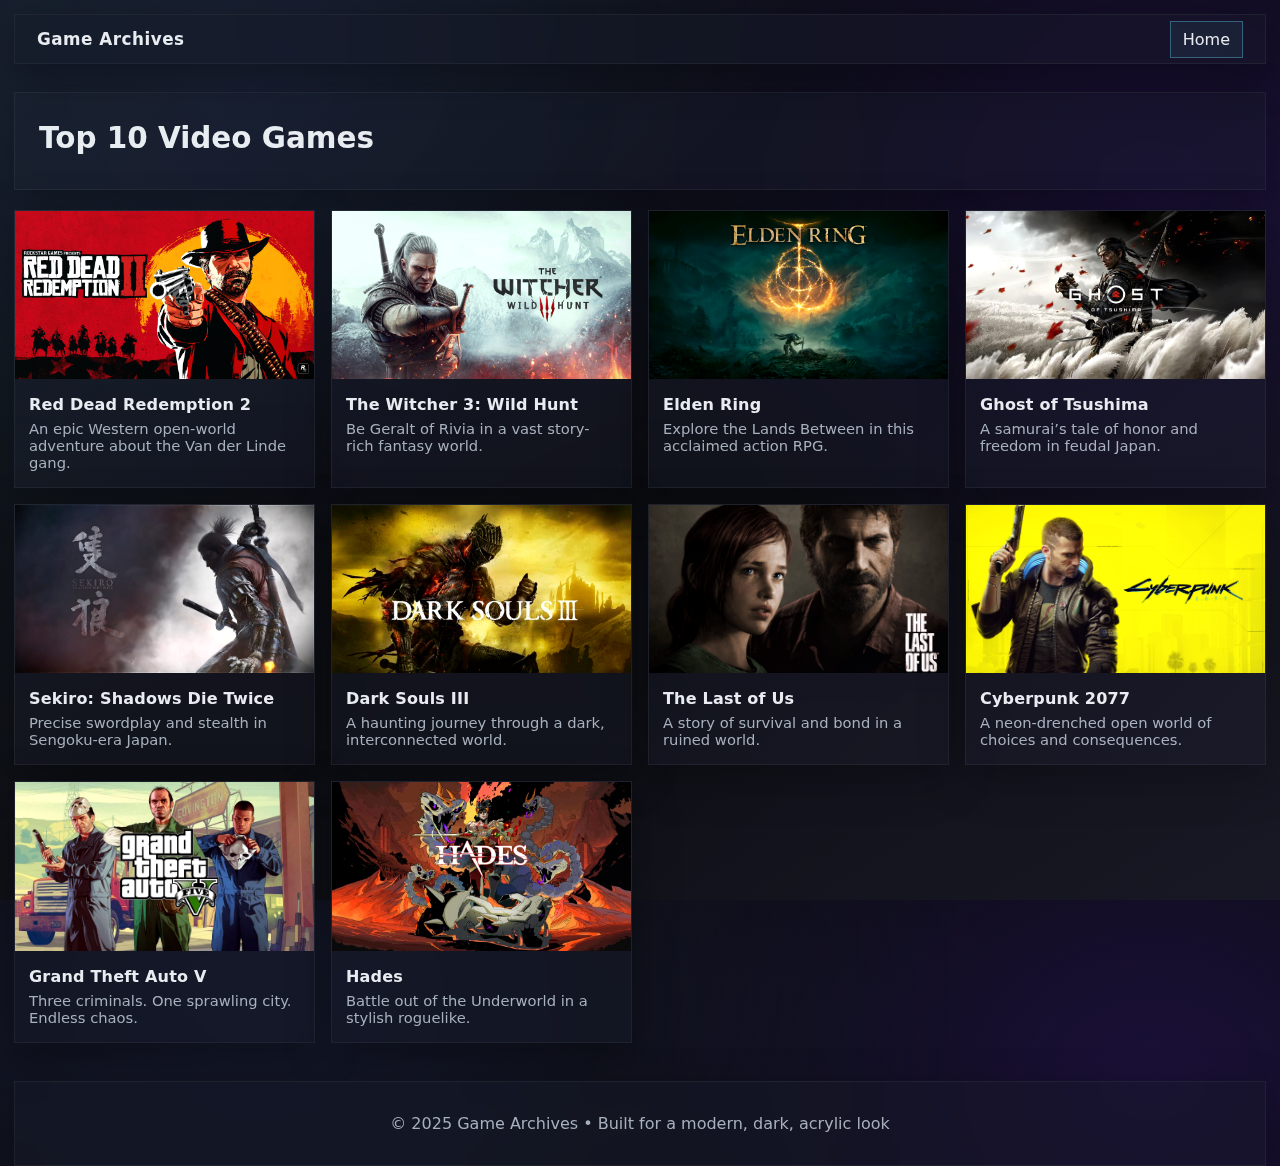
<file: index.html>
<!DOCTYPE html>
<html lang="en">
<head>
  <!-- SEO -->
  <meta charset="utf-8">
  <meta name="viewport" content="width=device-width, initial-scale=1">
  <title>Game Archives — Top 10 Video Games</title>
  <meta name="description" content="Game Archives: Explore the top 10 video games with posters, descriptions, and detailed specs.">
  <link rel="canonical" href="./index.html">
  <meta name="robots" content="index, follow">

  <!-- Open Graph -->
  <meta property="og:title" content="Game Archives — Top 10 Video Games">
  <meta property="og:description" content="Browse top 10 video games with posters and details.">
  <meta property="og:type" content="website">
  <meta property="og:url" content="./index.html">
  <meta property="og:image" content="./images/og-cover.jpg">

  <!-- Twitter -->
  <meta name="twitter:card" content="summary_large_image">
  <meta name="twitter:title" content="Game Archives — Top Rated Video Games">
  <meta name="twitter:description" content="Browse top 10 video games with posters and details.">
  <meta name="twitter:image" content="./images/og-cover.jpg">

  <link rel="stylesheet" href="./css/index.css">
  <link rel="icon" href="./images/favicon.png">
</head>
<body>
  <!-- Navigation -->
  <header class="nav glass">
    <a class="brand" href="./index.html" aria-label="Game Archives Home">Game Archives</a>
    <nav class="nav-links">
      <a href="./index.html" class="active">Home</a>
      <!-- Add future links if needed -->
    </nav>
  </header>

  <!-- Hero -->
  <section class="hero">
    <div class="hero-inner glass">
      <h1>Top 10 Video Games</h1>
      <!-- <p>Click any card to view its full details. Posters are placeholders — swap with your own images.</p> -->
    </div>
  </section>

  <!-- Cards Grid -->
  <main class="container">
    <section class="grid">
      <!-- Card 1 -->
      <a class="card glass lift" href="./games/game1.html" aria-label="Open Red Dead Redemption 2 details">
        <div class="card-media">
          <!-- Replace with your poster -->
          <img src="./images/rdr2.jpg" alt="Red Dead Redemption 2 poster">
        </div>
        <div class="card-body">
          <h3 class="card-title">Red Dead Redemption 2</h3>
          <p class="card-desc">An epic Western open-world adventure about the Van der Linde gang.</p>
        </div>
      </a>

      <!-- Card 2 -->
      <a class="card glass lift" href="./games/game2.html">
        <div class="card-media">
          <img src="./images/witcher3.jpg" alt="The Witcher 3 poster">
        </div>
        <div class="card-body">
          <h3 class="card-title">The Witcher 3: Wild Hunt</h3>
          <p class="card-desc">Be Geralt of Rivia in a vast story-rich fantasy world.</p>
        </div>
      </a>

      <!-- Card 3 -->
      <a class="card glass lift" href="./games/game3.html">
        <div class="card-media">
          <img src="./images/eldenring.jpg" alt="Elden Ring poster">
        </div>
        <div class="card-body">
          <h3 class="card-title">Elden Ring</h3>
          <p class="card-desc">Explore the Lands Between in this acclaimed action RPG.</p>
        </div>
      </a>

      <!-- Card 4 -->
      <a class="card glass lift" href="./games/game4.html">
        <div class="card-media">
          <img src="./images/ghost.jpg" alt="Ghost of Tsushima poster">
        </div>
        <div class="card-body">
          <h3 class="card-title">Ghost of Tsushima</h3>
          <p class="card-desc">A samurai’s tale of honor and freedom in feudal Japan.</p>
        </div>
      </a>

      <!-- Card 5 -->
      <a class="card glass lift" href="./games/game5.html">
        <div class="card-media">
          <img src="./images/sekiro.jpg" alt="Sekiro: Shadows Die Twice poster">
        </div>
        <div class="card-body">
          <h3 class="card-title">Sekiro: Shadows Die Twice</h3>
          <p class="card-desc">Precise swordplay and stealth in Sengoku-era Japan.</p>
        </div>
      </a>

      <!-- Card 6 -->
      <a class="card glass lift" href="./games/game6.html">
        <div class="card-media">
          <img src="./images/darksouls3.jpg" alt="Dark Souls III poster">
        </div>
        <div class="card-body">
          <h3 class="card-title">Dark Souls III</h3>
          <p class="card-desc">A haunting journey through a dark, interconnected world.</p>
        </div>
      </a>

      <!-- Card 7 -->
      <a class="card glass lift" href="./games/game7.html">
        <div class="card-media">
          <img src="./images/tlou.jpg" alt="The Last of Us poster">
        </div>
        <div class="card-body">
          <h3 class="card-title">The Last of Us</h3>
          <p class="card-desc">A story of survival and bond in a ruined world.</p>
        </div>
      </a>

      <!-- Card 8 -->
      <a class="card glass lift" href="./games/game8.html">
        <div class="card-media">
          <img src="./images/cyberpunk2077.jpg" alt="Cyberpunk 2077 poster">
        </div>
        <div class="card-body">
          <h3 class="card-title">Cyberpunk 2077</h3>
          <p class="card-desc">A neon-drenched open world of choices and consequences.</p>
        </div>
      </a>

      <!-- Card 9 -->
      <a class="card glass lift" href="./games/game9.html">
        <div class="card-media">
          <img src="./images/gtav.jpg" alt="Grand Theft Auto V poster">
        </div>
        <div class="card-body">
          <h3 class="card-title">Grand Theft Auto V</h3>
          <p class="card-desc">Three criminals. One sprawling city. Endless chaos.</p>
        </div>
      </a>

      <!-- Card 10 -->
      <a class="card glass lift" href="./games/game10.html">
        <div class="card-media">
          <img src="./images/hades.jpg" alt="Hades poster">
        </div>
        <div class="card-body">
          <h3 class="card-title">Hades</h3>
          <p class="card-desc">Battle out of the Underworld in a stylish roguelike.</p>
        </div>
      </a>
    </section>
  </main>

  <!-- Footer -->
  <footer class="footer glass">
    <p>© 2025 Game Archives • Built for a modern, dark, acrylic look</p>
  </footer>

  <!-- Decorative Backdrop -->
  <div class="backdrop"></div>
</body>
</html>
</file>
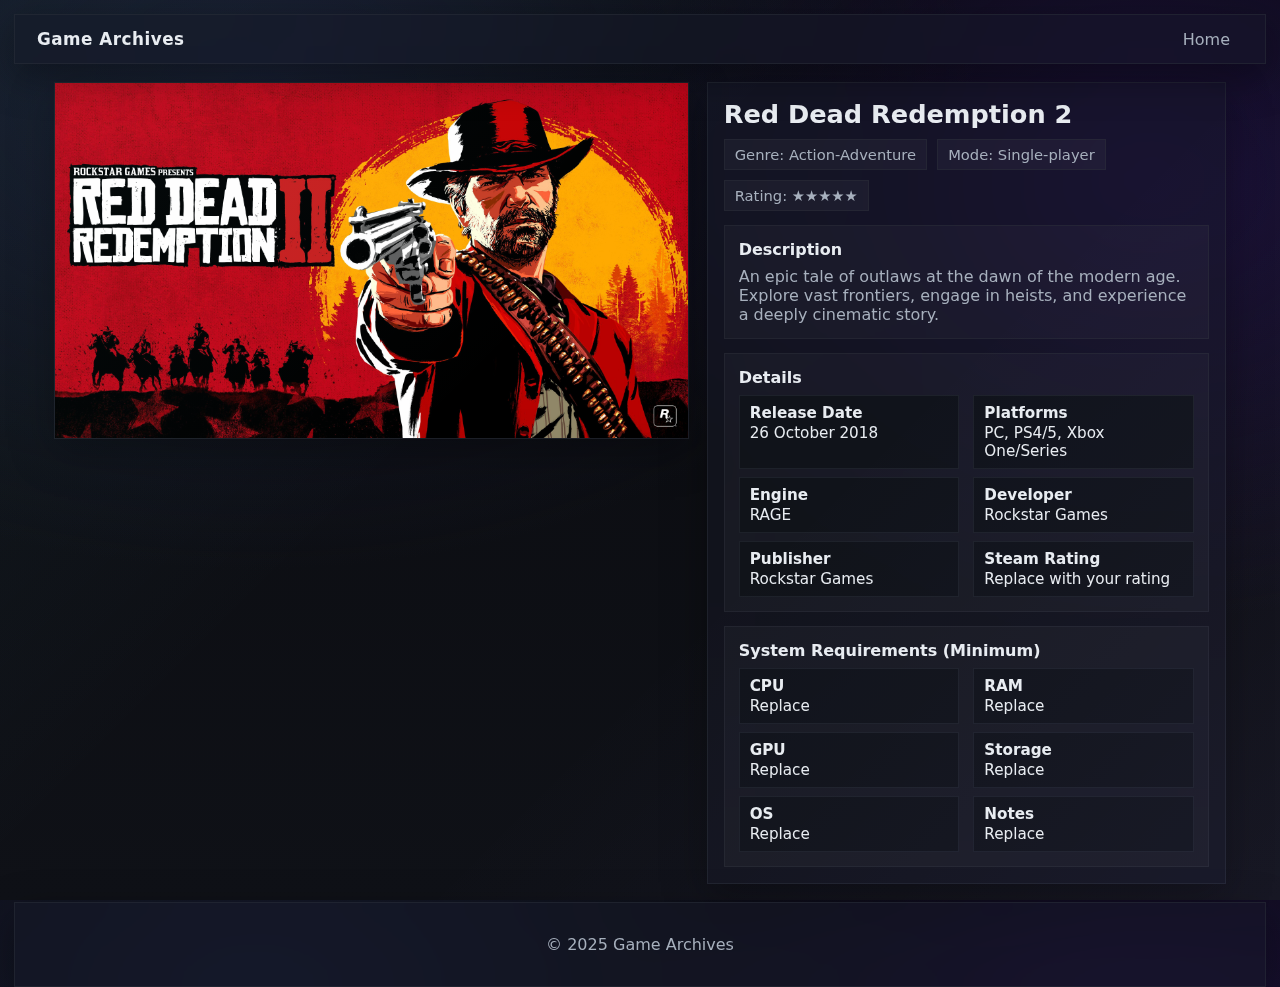
<file: games/game1.html>
<!DOCTYPE html>
<html lang="en">
<head>
  <meta charset="utf-8">
  <meta name="viewport" content="width=device-width, initial-scale=1">
  <title>Red Dead Redemption 2 — Game Archives</title>
  <meta name="description" content="Red Dead Redemption 2: description, release date, platforms, engine, developer, and system requirements.">
  <link rel="canonical" href="./game1.html">
  <meta name="robots" content="index, follow">

  <meta property="og:title" content="Red Dead Redemption 2 — Game Archives">
  <meta property="og:description" content="Explore poster, description and full specs.">
  <meta property="og:type" content="article">
  <meta property="og:image" content="../images/rdr2.jpg">

  <link rel="stylesheet" href="../css/index.css">
  <link rel="icon" href="../images/favicon.png">
</head>
<body>
  <header class="nav glass">
    <a class="brand" href="../index.html">Game Archives</a>
    <nav class="nav-links"><a href="../index.html">Home</a></nav>
  </header>

  <main class="detail-wrap">
    <div class="poster glass lift">
      <img src="../images/rdr2.jpg" alt="Red Dead Redemption 2 poster">
    </div>

    <article class="info glass">
      <h2><a href="../index.html" title="Return to Home">Red Dead Redemption 2</a></h2>
      <div class="meta">
        <span class="badge">Genre: Action-Adventure</span>
        <span class="badge">Mode: Single-player</span>
        <span class="badge">Rating: ★★★★★</span>
      </div>

      <section class="section">
        <h3>Description</h3>
        <p>An epic tale of outlaws at the dawn of the modern age. Explore vast frontiers, engage in heists, and experience a deeply cinematic story.</p>
      </section>

      <section class="section">
        <h3>Details</h3>
        <div class="specs">
          <div><b>Release Date</b>26 October 2018</div>
          <div><b>Platforms</b>PC, PS4/5, Xbox One/Series</div>
          <div><b>Engine</b>RAGE</div>
          <div><b>Developer</b>Rockstar Games</div>
          <div><b>Publisher</b>Rockstar Games</div>
          <div><b>Steam Rating</b>Replace with your rating</div>
        </div>
      </section>

      <section class="section">
        <h3>System Requirements (Minimum)</h3>
        <div class="specs">
          <div><b>CPU</b>Replace</div>
          <div><b>RAM</b>Replace</div>
          <div><b>GPU</b>Replace</div>
          <div><b>Storage</b>Replace</div>
          <div><b>OS</b>Replace</div>
          <div><b>Notes</b>Replace</div>
        </div>
      </section>
    </article>
  </main>

  <footer class="footer glass">
    <p>© 2025 Game Archives</p>
  </footer>
  <div class="backdrop"></div>
</body>
</html>
</file>
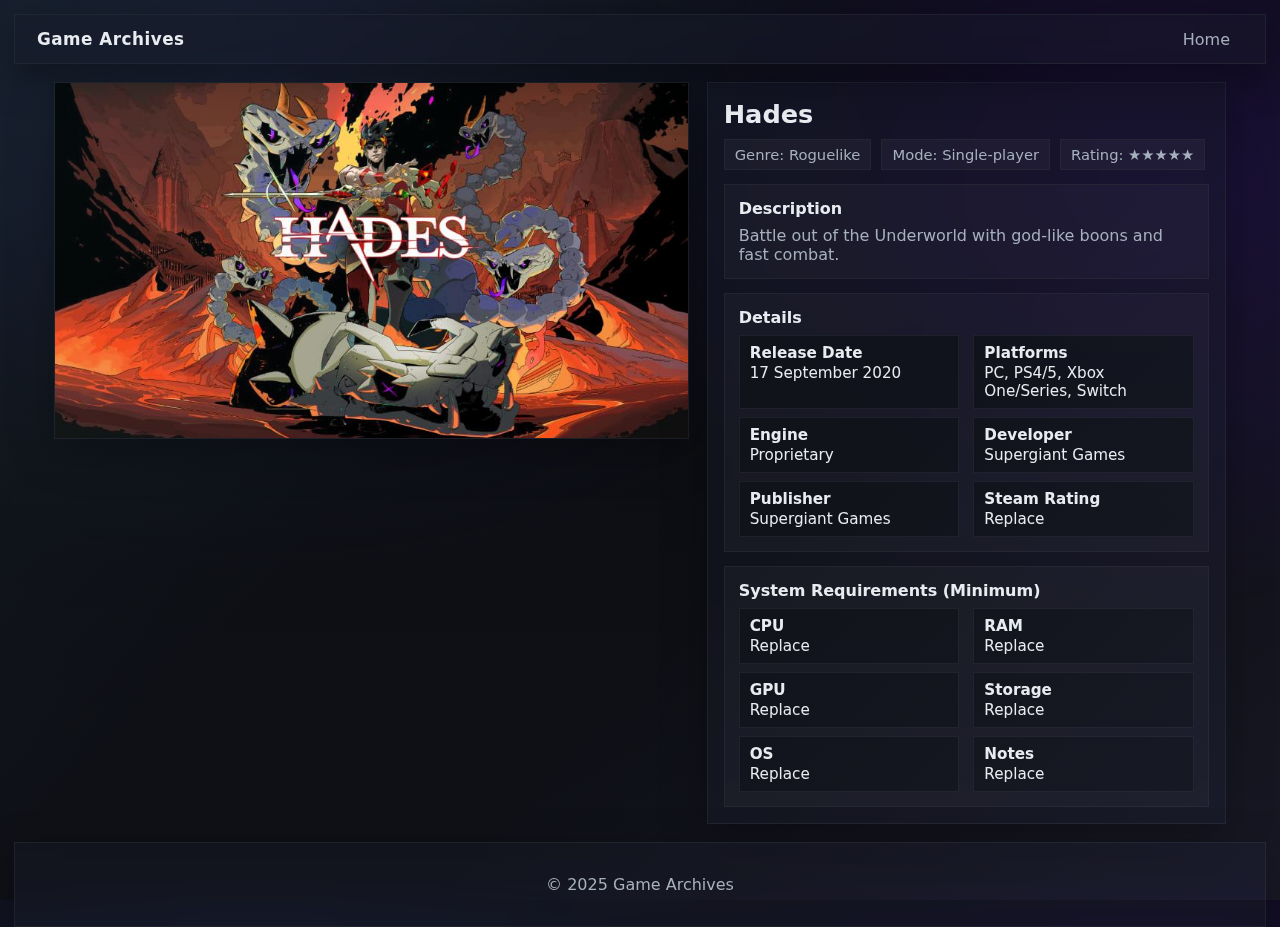
<file: games/game10.html>
<!DOCTYPE html>
<html lang="en">
<head>
  <meta charset="utf-8"><meta name="viewport" content="width=device-width, initial-scale=1">
  <title>Hades — Game Archives</title>
  <meta name="description" content="Hades — description, specs, platforms, engine, requirements.">
  <link rel="stylesheet" href="../css/index.css"><link rel="icon" href="../images/favicon.png">
</head>
<body>
<header class="nav glass"><a class="brand" href="../index.html">Game Archives</a><nav class="nav-links"><a href="../index.html">Home</a></nav></header>
<main class="detail-wrap">
  <div class="poster glass lift"><img src="../images/hades.jpg" alt="Hades poster"></div>
  <article class="info glass">
    <h2><a href="../index.html">Hades</a></h2>
    <div class="meta"><span class="badge">Genre: Roguelike</span><span class="badge">Mode: Single-player</span><span class="badge">Rating: ★★★★★</span></div>
    <section class="section"><h3>Description</h3><p>Battle out of the Underworld with god-like boons and fast combat.</p></section>
    <section class="section"><h3>Details</h3>
      <div class="specs">
        <div><b>Release Date</b>17 September 2020</div><div><b>Platforms</b>PC, PS4/5, Xbox One/Series, Switch</div>
        <div><b>Engine</b>Proprietary</div><div><b>Developer</b>Supergiant Games</div>
        <div><b>Publisher</b>Supergiant Games</div><div><b>Steam Rating</b>Replace</div>
      </div>
    </section>
    <section class="section"><h3>System Requirements (Minimum)</h3>
      <div class="specs">
        <div><b>CPU</b>Replace</div><div><b>RAM</b>Replace</div><div><b>GPU</b>Replace</div>
        <div><b>Storage</b>Replace</div><div><b>OS</b>Replace</div><div><b>Notes</b>Replace</div>
      </div>
    </section>
  </article>
</main>
<footer class="footer glass"><p>© 2025 Game Archives</p></footer>
<div class="backdrop"></div>
</body>
</html>
</file>
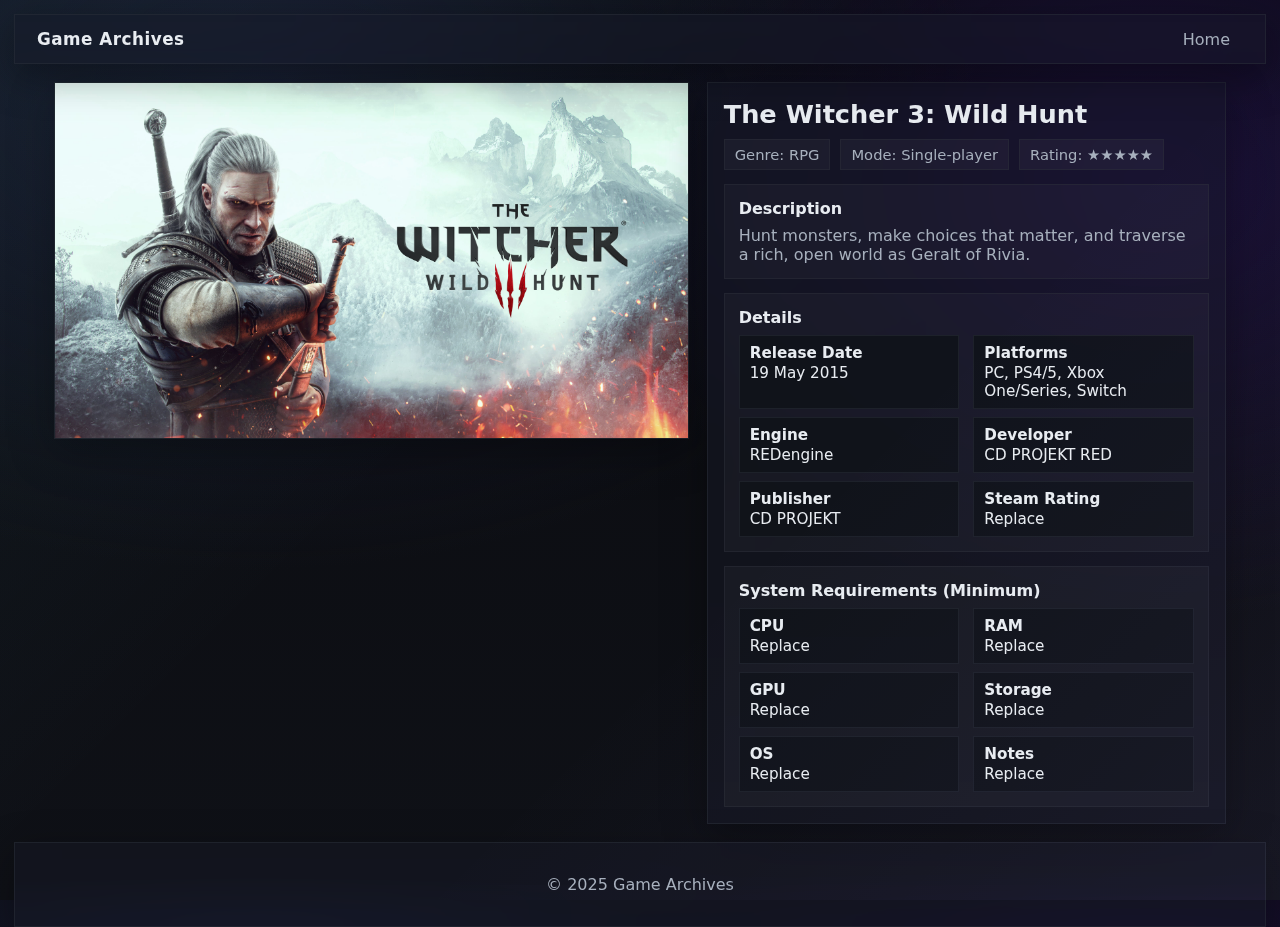
<file: games/game2.html>
<!DOCTYPE html>
<html lang="en">
<head>
  <meta charset="utf-8"><meta name="viewport" content="width=device-width, initial-scale=1">
  <title>The Witcher 3: Wild Hunt — Game Archives</title>
  <meta name="description" content="The Witcher 3: Wild Hunt — full description, platforms, engine, system requirements.">
  <link rel="canonical" href="./game2.html">
  <meta property="og:title" content="The Witcher 3: Wild Hunt — Game Archives">
  <meta property="og:description" content="Explore poster, description and full specs.">
  <meta property="og:type" content="article">
  <meta property="og:image" content="../images/witcher3.jpg">
  <link rel="stylesheet" href="../css/index.css">
  <link rel="icon" href="../images/favicon.png">
</head>
<body>
  <header class="nav glass"><a class="brand" href="../index.html">Game Archives</a><nav class="nav-links"><a href="../index.html">Home</a></nav></header>
  <main class="detail-wrap">
    <div class="poster glass lift"><img src="../images/witcher3.jpg" alt="The Witcher 3 poster"></div>
    <article class="info glass">
      <h2><a href="../index.html">The Witcher 3: Wild Hunt</a></h2>
      <div class="meta"><span class="badge">Genre: RPG</span><span class="badge">Mode: Single-player</span><span class="badge">Rating: ★★★★★</span></div>
      <section class="section"><h3>Description</h3><p>Hunt monsters, make choices that matter, and traverse a rich, open world as Geralt of Rivia.</p></section>
      <section class="section">
        <h3>Details</h3>
        <div class="specs">
          <div><b>Release Date</b>19 May 2015</div><div><b>Platforms</b>PC, PS4/5, Xbox One/Series, Switch</div>
          <div><b>Engine</b>REDengine</div><div><b>Developer</b>CD PROJEKT RED</div>
          <div><b>Publisher</b>CD PROJEKT</div><div><b>Steam Rating</b>Replace</div>
        </div>
      </section>
      <section class="section"><h3>System Requirements (Minimum)</h3>
        <div class="specs">
          <div><b>CPU</b>Replace</div><div><b>RAM</b>Replace</div><div><b>GPU</b>Replace</div>
          <div><b>Storage</b>Replace</div><div><b>OS</b>Replace</div><div><b>Notes</b>Replace</div>
        </div>
      </section>
    </article>
  </main>
  <footer class="footer glass"><p>© 2025 Game Archives</p></footer>
  <div class="backdrop"></div>
</body>
</html>
</file>
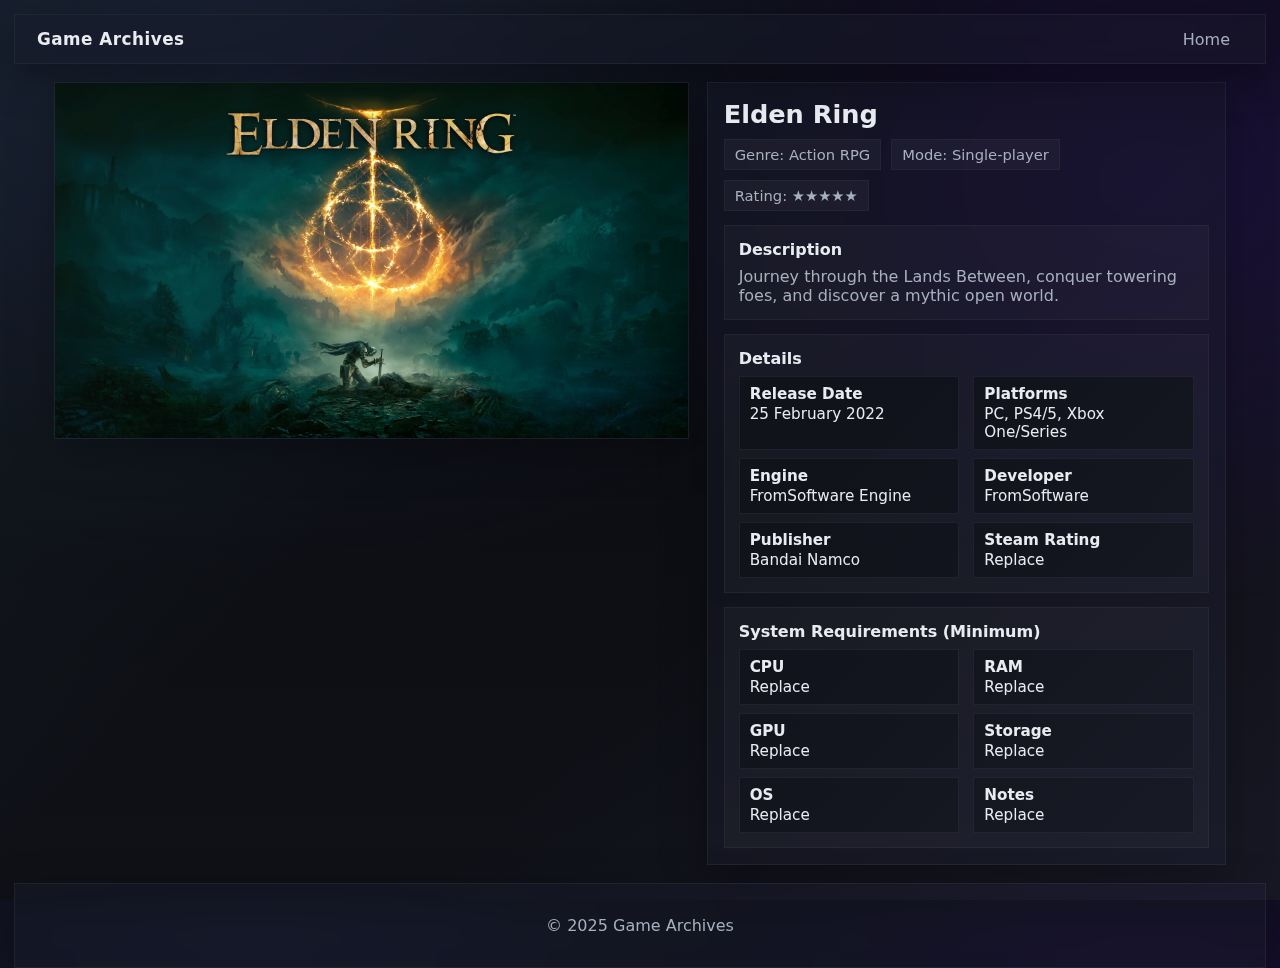
<file: games/game3.html>
<!DOCTYPE html>
<html lang="en">
<head>
  <meta charset="utf-8"><meta name="viewport" content="width=device-width, initial-scale=1">
  <title>Elden Ring — Game Archives</title>
  <meta name="description" content="Elden Ring — description, specs, platforms, engine, requirements.">
  <link rel="stylesheet" href="../css/index.css">
  <link rel="icon" href="../images/favicon.png">
</head>
<body>
  <header class="nav glass"><a class="brand" href="../index.html">Game Archives</a><nav class="nav-links"><a href="../index.html">Home</a></nav></header>
  <main class="detail-wrap">
    <div class="poster glass lift"><img src="../images/eldenring.jpg" alt="Elden Ring poster"></div>
    <article class="info glass">
      <h2><a href="../index.html">Elden Ring</a></h2>
      <div class="meta"><span class="badge">Genre: Action RPG</span><span class="badge">Mode: Single-player</span><span class="badge">Rating: ★★★★★</span></div>
      <section class="section"><h3>Description</h3><p>Journey through the Lands Between, conquer towering foes, and discover a mythic open world.</p></section>
      <section class="section"><h3>Details</h3>
        <div class="specs">
          <div><b>Release Date</b>25 February 2022</div><div><b>Platforms</b>PC, PS4/5, Xbox One/Series</div>
          <div><b>Engine</b>FromSoftware Engine</div><div><b>Developer</b>FromSoftware</div>
          <div><b>Publisher</b>Bandai Namco</div><div><b>Steam Rating</b>Replace</div>
        </div>
      </section>
      <section class="section"><h3>System Requirements (Minimum)</h3>
        <div class="specs">
          <div><b>CPU</b>Replace</div><div><b>RAM</b>Replace</div><div><b>GPU</b>Replace</div>
          <div><b>Storage</b>Replace</div><div><b>OS</b>Replace</div><div><b>Notes</b>Replace</div>
        </div>
      </section>
    </article>
  </main>
  <footer class="footer glass"><p>© 2025 Game Archives</p></footer>
  <div class="backdrop"></div>
</body>
</html>
</file>
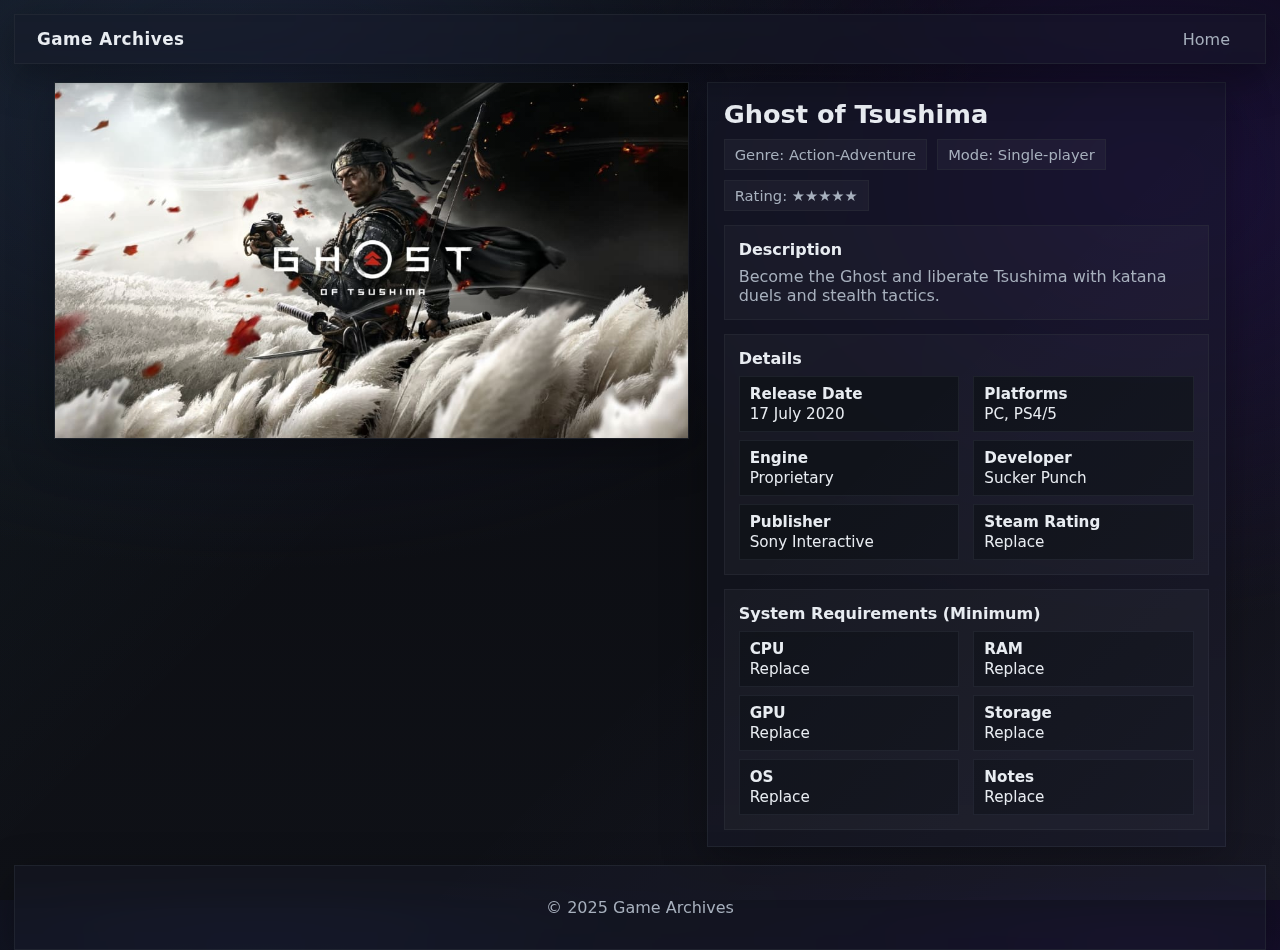
<file: games/game4.html>
<!DOCTYPE html>
<html lang="en">
<head>
  <meta charset="utf-8"><meta name="viewport" content="width=device-width, initial-scale=1">
  <title>Ghost of Tsushima — Game Archives</title>
  <meta name="description" content="Ghost of Tsushima — description, platforms, engine, and requirements.">
  <link rel="stylesheet" href="../css/index.css"><link rel="icon" href="../images/favicon.png">
</head>
<body>
<header class="nav glass"><a class="brand" href="../index.html">Game Archives</a><nav class="nav-links"><a href="../index.html">Home</a></nav></header>
<main class="detail-wrap">
  <div class="poster glass lift"><img src="../images/ghost.jpg" alt="Ghost of Tsushima poster"></div>
  <article class="info glass">
    <h2><a href="../index.html">Ghost of Tsushima</a></h2>
    <div class="meta"><span class="badge">Genre: Action-Adventure</span><span class="badge">Mode: Single-player</span><span class="badge">Rating: ★★★★★</span></div>
    <section class="section"><h3>Description</h3><p>Become the Ghost and liberate Tsushima with katana duels and stealth tactics.</p></section>
    <section class="section"><h3>Details</h3>
      <div class="specs">
        <div><b>Release Date</b>17 July 2020</div><div><b>Platforms</b>PC, PS4/5</div>
        <div><b>Engine</b>Proprietary</div><div><b>Developer</b>Sucker Punch</div>
        <div><b>Publisher</b>Sony Interactive</div><div><b>Steam Rating</b>Replace</div>
      </div>
    </section>
    <section class="section"><h3>System Requirements (Minimum)</h3>
      <div class="specs">
        <div><b>CPU</b>Replace</div><div><b>RAM</b>Replace</div><div><b>GPU</b>Replace</div>
        <div><b>Storage</b>Replace</div><div><b>OS</b>Replace</div><div><b>Notes</b>Replace</div>
      </div>
    </section>
  </article>
</main>
<footer class="footer glass"><p>© 2025 Game Archives</p></footer>
<div class="backdrop"></div>
</body>
</html>
</file>
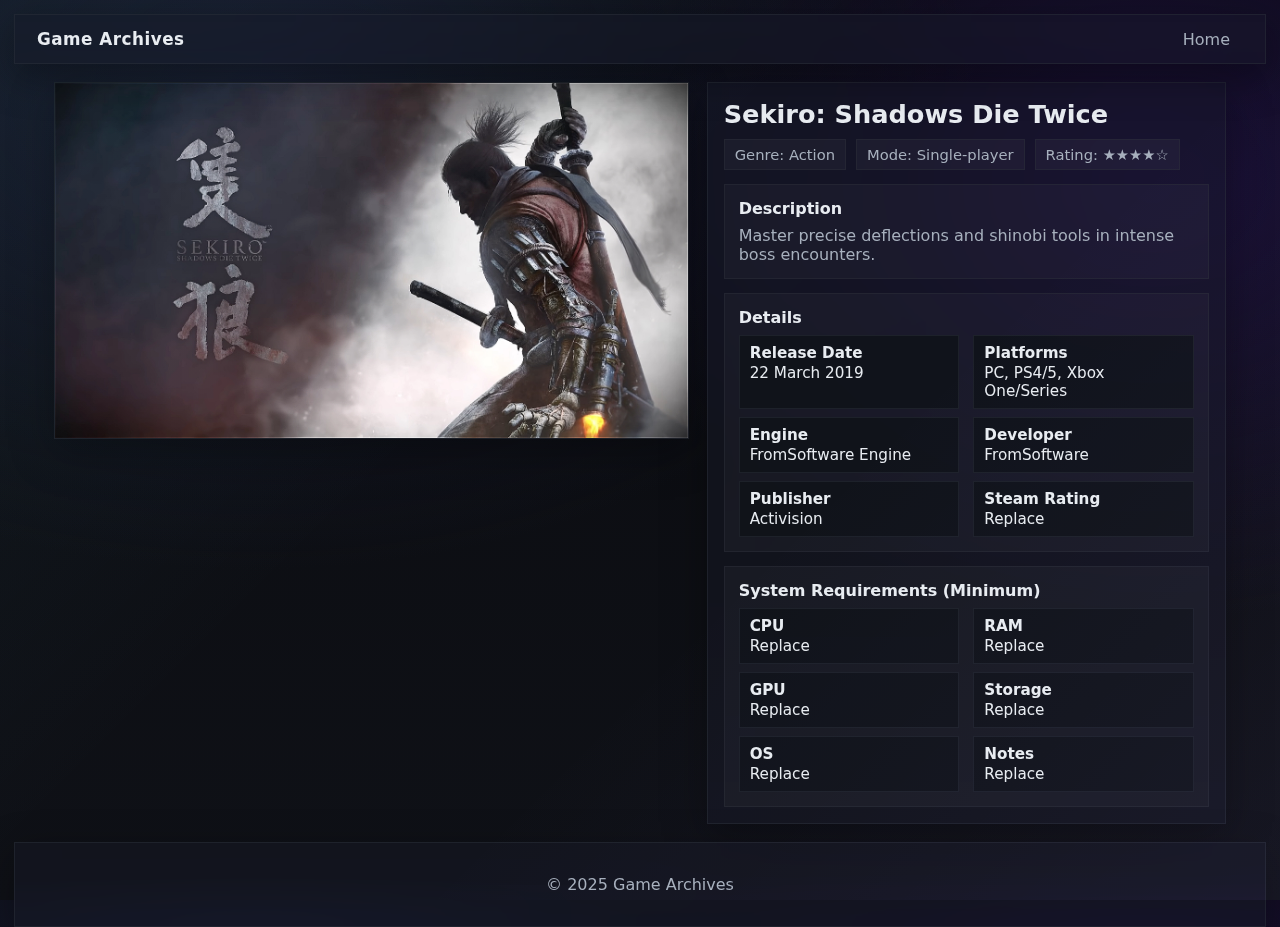
<file: games/game5.html>
<!DOCTYPE html>
<html lang="en">
<head>
  <meta charset="utf-8"><meta name="viewport" content="width=device-width, initial-scale=1">
  <title>Sekiro: Shadows Die Twice — Game Archives</title>
  <meta name="description" content="Sekiro — description, platforms, engine, requirements.">
  <link rel="stylesheet" href="../css/index.css"><link rel="icon" href="../images/favicon.png">
</head>
<body>
<header class="nav glass"><a class="brand" href="../index.html">Game Archives</a><nav class="nav-links"><a href="../index.html">Home</a></nav></header>
<main class="detail-wrap">
  <div class="poster glass lift"><img src="../images/sekiro.jpg" alt="Sekiro poster"></div>
  <article class="info glass">
    <h2><a href="../index.html">Sekiro: Shadows Die Twice</a></h2>
    <div class="meta"><span class="badge">Genre: Action</span><span class="badge">Mode: Single-player</span><span class="badge">Rating: ★★★★☆</span></div>
    <section class="section"><h3>Description</h3><p>Master precise deflections and shinobi tools in intense boss encounters.</p></section>
    <section class="section"><h3>Details</h3>
      <div class="specs">
        <div><b>Release Date</b>22 March 2019</div><div><b>Platforms</b>PC, PS4/5, Xbox One/Series</div>
        <div><b>Engine</b>FromSoftware Engine</div><div><b>Developer</b>FromSoftware</div>
        <div><b>Publisher</b>Activision</div><div><b>Steam Rating</b>Replace</div>
      </div>
    </section>
    <section class="section"><h3>System Requirements (Minimum)</h3>
      <div class="specs">
        <div><b>CPU</b>Replace</div><div><b>RAM</b>Replace</div><div><b>GPU</b>Replace</div>
        <div><b>Storage</b>Replace</div><div><b>OS</b>Replace</div><div><b>Notes</b>Replace</div>
      </div>
    </section>
  </article>
</main>
<footer class="footer glass"><p>© 2025 Game Archives</p></footer>
<div class="backdrop"></div>
</body>
</html>
</file>
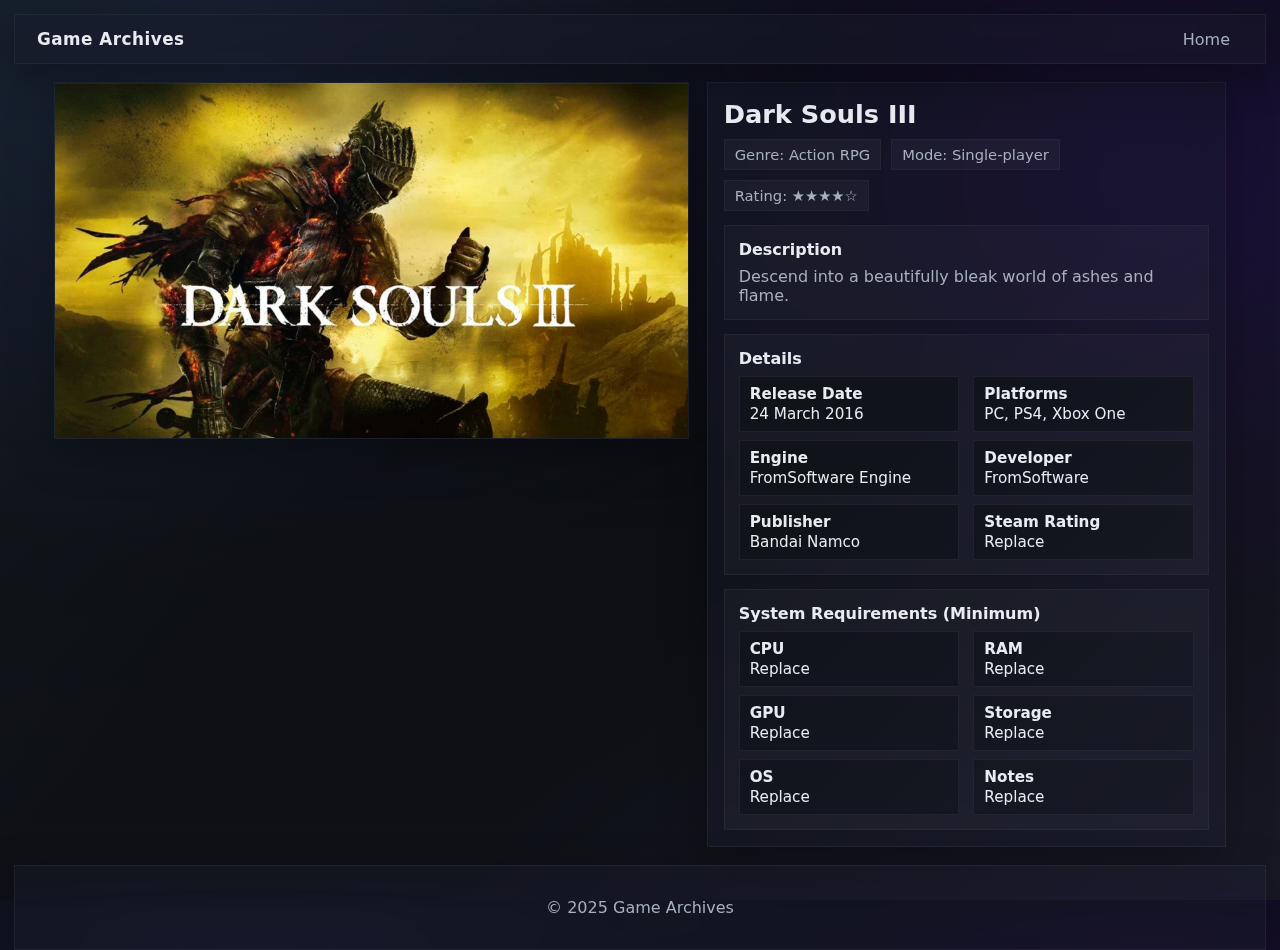
<file: games/game6.html>
<!DOCTYPE html>
<html lang="en">
<head>
  <meta charset="utf-8"><meta name="viewport" content="width=device-width, initial-scale=1">
  <title>Dark Souls III — Game Archives</title>
  <meta name="description" content="Dark Souls III — description, specs, platforms, engine, requirements.">
  <link rel="stylesheet" href="../css/index.css"><link rel="icon" href="../images/favicon.png">
</head>
<body>
<header class="nav glass"><a class="brand" href="../index.html">Game Archives</a><nav class="nav-links"><a href="../index.html">Home</a></nav></header>
<main class="detail-wrap">
  <div class="poster glass lift"><img src="../images/darksouls3.jpg" alt="Dark Souls III poster"></div>
  <article class="info glass">
    <h2><a href="../index.html">Dark Souls III</a></h2>
    <div class="meta"><span class="badge">Genre: Action RPG</span><span class="badge">Mode: Single-player</span><span class="badge">Rating: ★★★★☆</span></div>
    <section class="section"><h3>Description</h3><p>Descend into a beautifully bleak world of ashes and flame.</p></section>
    <section class="section"><h3>Details</h3>
      <div class="specs">
        <div><b>Release Date</b>24 March 2016</div><div><b>Platforms</b>PC, PS4, Xbox One</div>
        <div><b>Engine</b>FromSoftware Engine</div><div><b>Developer</b>FromSoftware</div>
        <div><b>Publisher</b>Bandai Namco</div><div><b>Steam Rating</b>Replace</div>
      </div>
    </section>
    <section class="section"><h3>System Requirements (Minimum)</h3>
      <div class="specs">
        <div><b>CPU</b>Replace</div><div><b>RAM</b>Replace</div><div><b>GPU</b>Replace</div>
        <div><b>Storage</b>Replace</div><div><b>OS</b>Replace</div><div><b>Notes</b>Replace</div>
      </div>
    </section>
  </article>
</main>
<footer class="footer glass"><p>© 2025 Game Archives</p></footer>
<div class="backdrop"></div>
</body>
</html>
</file>
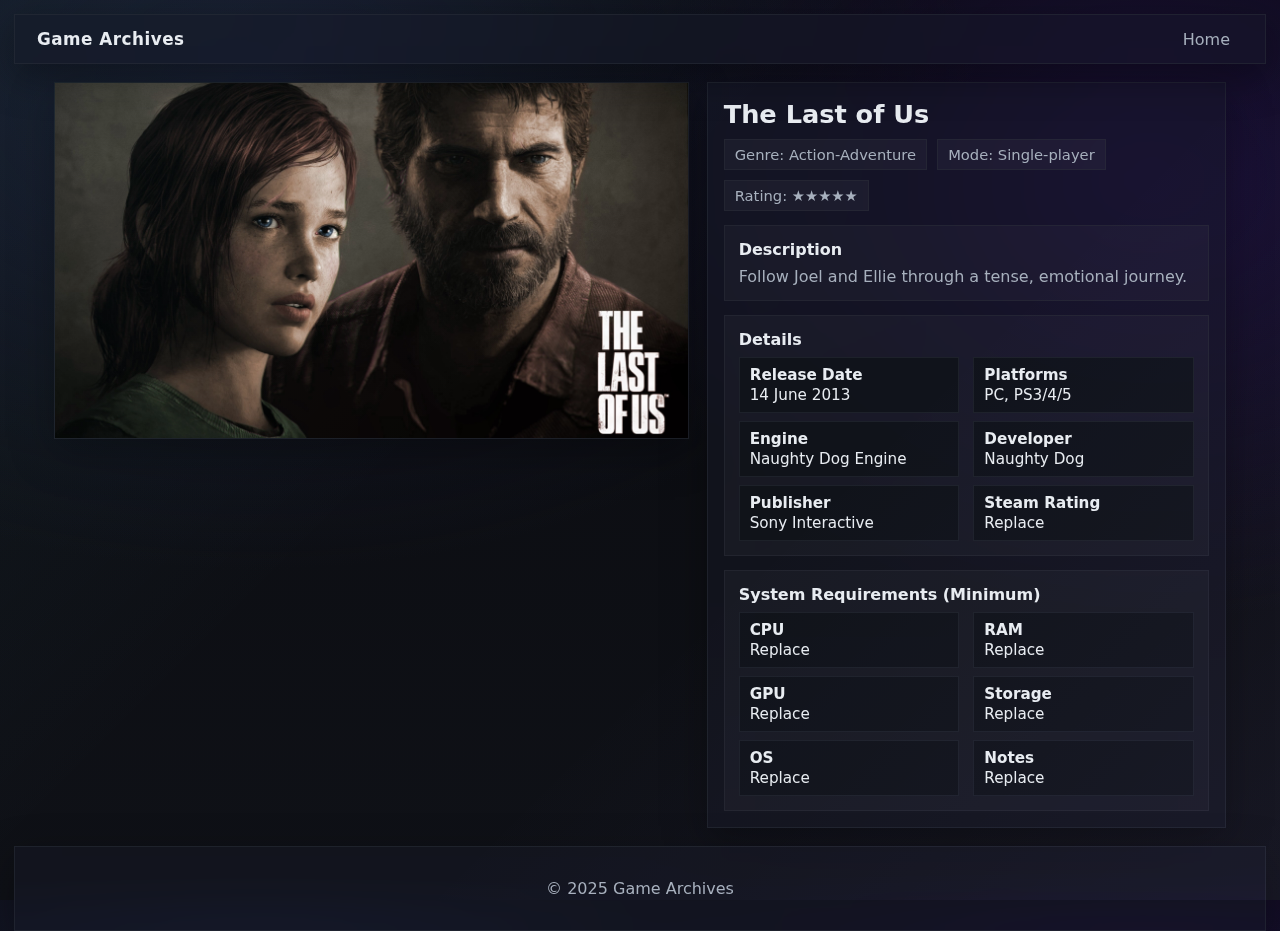
<file: games/game7.html>
<!DOCTYPE html>
<html lang="en">
<head>
  <meta charset="utf-8"><meta name="viewport" content="width=device-width, initial-scale=1">
  <title>The Last of Us — Game Archives</title>
  <meta name="description" content="The Last of Us — description, specs, platforms, engine, requirements.">
  <link rel="stylesheet" href="../css/index.css"><link rel="icon" href="../images/favicon.png">
</head>
<body>
<header class="nav glass"><a class="brand" href="../index.html">Game Archives</a><nav class="nav-links"><a href="../index.html">Home</a></nav></header>
<main class="detail-wrap">
  <div class="poster glass lift"><img src="../images/tlou.jpg" alt="The Last of Us poster"></div>
  <article class="info glass">
    <h2><a href="../index.html">The Last of Us</a></h2>
    <div class="meta"><span class="badge">Genre: Action-Adventure</span><span class="badge">Mode: Single-player</span><span class="badge">Rating: ★★★★★</span></div>
    <section class="section"><h3>Description</h3><p>Follow Joel and Ellie through a tense, emotional journey.</p></section>
    <section class="section"><h3>Details</h3>
      <div class="specs">
        <div><b>Release Date</b>14 June 2013</div><div><b>Platforms</b>PC, PS3/4/5</div>
        <div><b>Engine</b>Naughty Dog Engine</div><div><b>Developer</b>Naughty Dog</div>
        <div><b>Publisher</b>Sony Interactive</div><div><b>Steam Rating</b>Replace</div>
      </div>
    </section>
    <section class="section"><h3>System Requirements (Minimum)</h3>
      <div class="specs">
        <div><b>CPU</b>Replace</div><div><b>RAM</b>Replace</div><div><b>GPU</b>Replace</div>
        <div><b>Storage</b>Replace</div><div><b>OS</b>Replace</div><div><b>Notes</b>Replace</div>
      </div>
    </section>
  </article>
</main>
<footer class="footer glass"><p>© 2025 Game Archives</p></footer>
<div class="backdrop"></div>
</body>
</html>
</file>
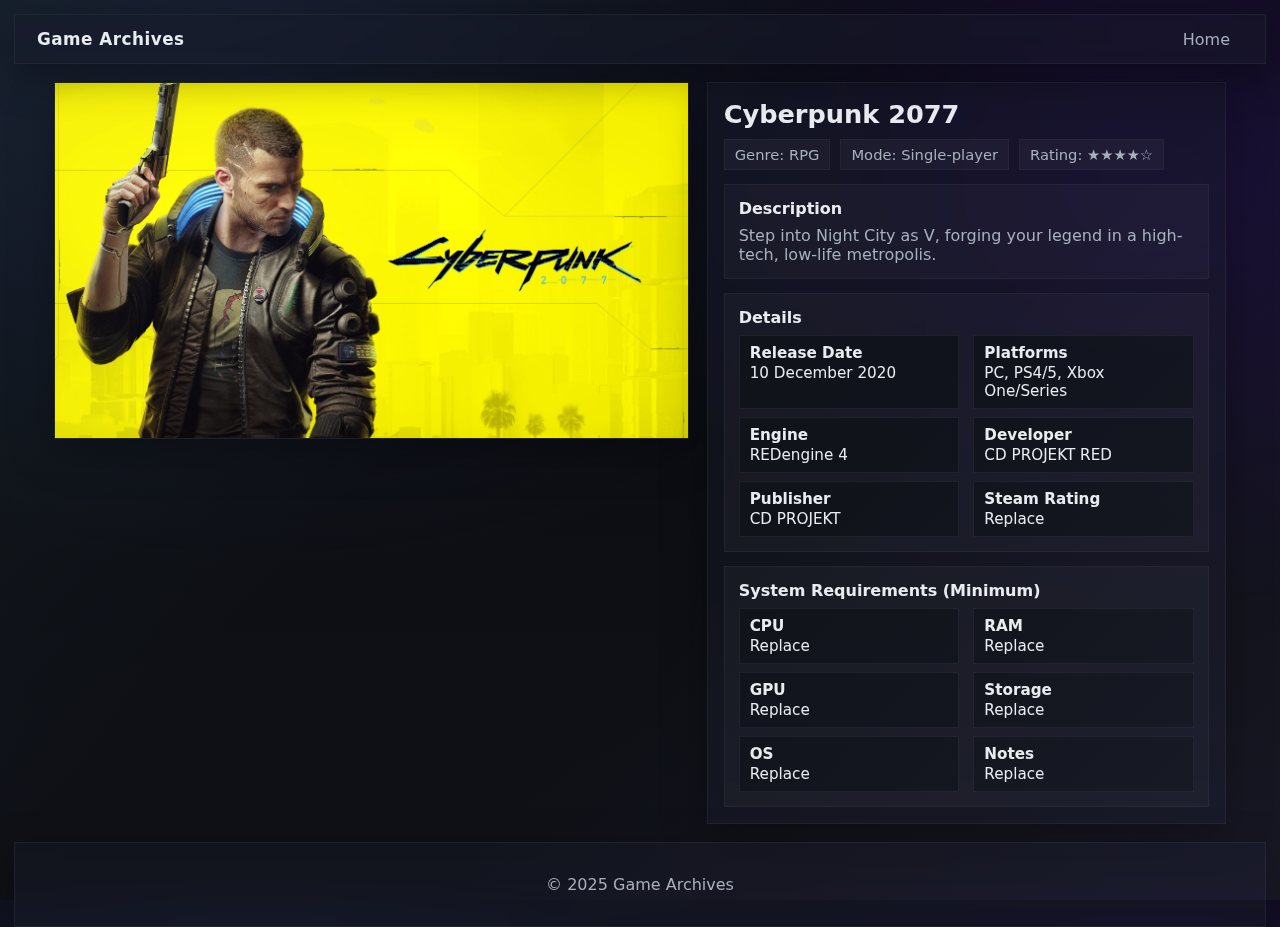
<file: games/game8.html>
<!DOCTYPE html>
<html lang="en">
<head>
  <meta charset="utf-8"><meta name="viewport" content="width=device-width, initial-scale=1">
  <title>Cyberpunk 2077 — Game Archives</title>
  <meta name="description" content="Cyberpunk 2077 — description, specs, platforms, engine, requirements.">
  <link rel="stylesheet" href="../css/index.css"><link rel="icon" href="../images/favicon.png">
</head>
<body>
<header class="nav glass"><a class="brand" href="../index.html">Game Archives</a><nav class="nav-links"><a href="../index.html">Home</a></nav></header>
<main class="detail-wrap">
  <div class="poster glass lift"><img src="../images/cyberpunk2077.jpg" alt="Cyberpunk 2077 poster"></div>
  <article class="info glass">
    <h2><a href="../index.html">Cyberpunk 2077</a></h2>
    <div class="meta"><span class="badge">Genre: RPG</span><span class="badge">Mode: Single-player</span><span class="badge">Rating: ★★★★☆</span></div>
    <section class="section"><h3>Description</h3><p>Step into Night City as V, forging your legend in a high-tech, low-life metropolis.</p></section>
    <section class="section"><h3>Details</h3>
      <div class="specs">
        <div><b>Release Date</b>10 December 2020</div><div><b>Platforms</b>PC, PS4/5, Xbox One/Series</div>
        <div><b>Engine</b>REDengine 4</div><div><b>Developer</b>CD PROJEKT RED</div>
        <div><b>Publisher</b>CD PROJEKT</div><div><b>Steam Rating</b>Replace</div>
      </div>
    </section>
    <section class="section"><h3>System Requirements (Minimum)</h3>
      <div class="specs">
        <div><b>CPU</b>Replace</div><div><b>RAM</b>Replace</div><div><b>GPU</b>Replace</div>
        <div><b>Storage</b>Replace</div><div><b>OS</b>Replace</div><div><b>Notes</b>Replace</div>
      </div>
    </section>
  </article>
</main>
<footer class="footer glass"><p>© 2025 Game Archives</p></footer>
<div class="backdrop"></div>
</body>
</html>
</file>
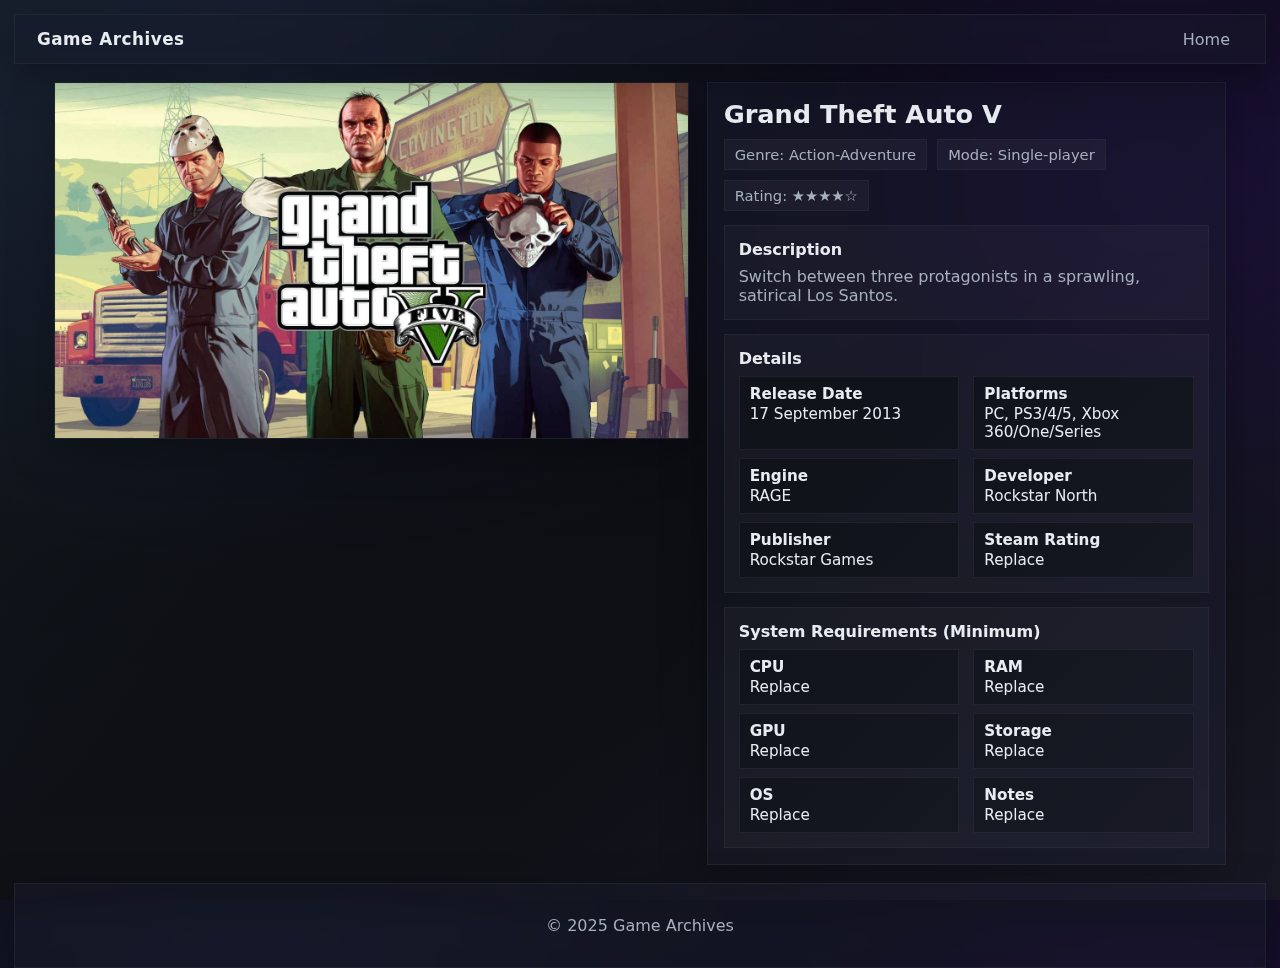
<file: games/game9.html>
<!DOCTYPE html>
<html lang="en">
<head>
  <meta charset="utf-8"><meta name="viewport" content="width=device-width, initial-scale=1">
  <title>Grand Theft Auto V — Game Archives</title>
  <meta name="description" content="GTA V — description, specs, platforms, engine, requirements.">
  <link rel="stylesheet" href="../css/index.css"><link rel="icon" href="../images/favicon.png">
</head>
<body>
<header class="nav glass"><a class="brand" href="../index.html">Game Archives</a><nav class="nav-links"><a href="../index.html">Home</a></nav></header>
<main class="detail-wrap">
  <div class="poster glass lift"><img src="../images/gtav.jpg" alt="Grand Theft Auto V poster"></div>
  <article class="info glass">
    <h2><a href="../index.html">Grand Theft Auto V</a></h2>
    <div class="meta"><span class="badge">Genre: Action-Adventure</span><span class="badge">Mode: Single-player</span><span class="badge">Rating: ★★★★☆</span></div>
    <section class="section"><h3>Description</h3><p>Switch between three protagonists in a sprawling, satirical Los Santos.</p></section>
    <section class="section"><h3>Details</h3>
      <div class="specs">
        <div><b>Release Date</b>17 September 2013</div><div><b>Platforms</b>PC, PS3/4/5, Xbox 360/One/Series</div>
        <div><b>Engine</b>RAGE</div><div><b>Developer</b>Rockstar North</div>
        <div><b>Publisher</b>Rockstar Games</div><div><b>Steam Rating</b>Replace</div>
      </div>
    </section>
    <section class="section"><h3>System Requirements (Minimum)</h3>
      <div class="specs">
        <div><b>CPU</b>Replace</div><div><b>RAM</b>Replace</div><div><b>GPU</b>Replace</div>
        <div><b>Storage</b>Replace</div><div><b>OS</b>Replace</div><div><b>Notes</b>Replace</div>
      </div>
    </section>
  </article>
</main>
<footer class="footer glass"><p>© 2025 Game Archives</p></footer>
<div class="backdrop"></div>
</body>
</html>
</file>
<file: css/index.css>
:root{
  --bg-0:#0a0b0f;
  --bg-1:#0f1117;
  --card:#15182480;  /* translucent */
  --stroke:#2b2f3a80;
  --text:#e8ecf1;
  --muted:#a7b0bd;
  --accent:#66e3ff;
  --accent-2:#9a7bff;
  --glass-blur:18px;
  --radius:0px;     /* rounded (no sharp edges) */
  --shadow:0 12px 40px rgba(0,0,0,.35);
  --glow:0 10px 30px rgba(102,227,255,.15);
}
html, body {
/*   background-color: #000; 
  margin: 0;              
  padding: 0; */

  overscroll-behavior: none;
}

*{ box-sizing: border-box; }
html,body{ height:100%; }
body{
  margin:0;
  font-family: ui-sans-serif, system-ui, -apple-system, Segoe UI, Roboto, Inter, Helvetica, Arial, "Apple Color Emoji","Segoe UI Emoji";
  color:var(--text);
  background: radial-gradient(1200px 800px at 20% 10%, #15192c 0%, transparent 60%),
              radial-gradient(1000px 800px at 90% 20%, #1a1038 0%, transparent 55%),
              linear-gradient(180deg, var(--bg-0), var(--bg-1));
  overflow-x:hidden;
}

/* Subtle animated grain for depth (CSS only, no images) */
.backdrop{
  position:fixed; inset:0;
  pointer-events:none;
  background:
    linear-gradient(135deg, rgba(102,227,255,.06), transparent 40%),
    linear-gradient(315deg, rgba(154,123,255,.06), transparent 40%);
  mix-blend-mode: screen;
  animation: floaty 12s linear infinite alternate;
}
@keyframes floaty{ 
  from{ transform: translateY(-2%) translateX(-1%); } 
  to{ transform: translateY(1.5%) translateX(1%); } 
}

/* Glass utility */
.glass{
  background: var(--card);
  backdrop-filter: blur(var(--glass-blur)) saturate(120%);
  -webkit-backdrop-filter: blur(var(--glass-blur)) saturate(120%);
  border: 1px solid var(--stroke);
/*   border-radius: var(--radius); */
  box-shadow: var(--shadow);
}

/* Lift on hover */
.lift{
  transition: transform .2s ease, box-shadow .3s ease, border-color .2s ease;
}
.lift:hover{
  transform: translateY(-6px);
  box-shadow: var(--shadow), var(--glow);
  border-color: rgba(102,227,255,.35);
}

/* Nav */
.nav{
  position: sticky; top: 0; z-index: 50;
  display:flex; align-items:center; justify-content:space-between;
  padding: 14px 22px;
  margin: 14px;
  
}
.brand{
  font-weight: 700; letter-spacing:.5px; font-size: 1.05rem;
  color: var(--text);
  text-decoration: none;
}
.nav-links a{
  color: var(--muted);
  margin-left: 14px;
  padding: 8px 12px;
  border-radius: 0px;
  border: 1px solid transparent;
  transition: color .2s ease, border-color .2s ease, background .2s ease;
  text-decoration: none;
}
.nav-links a:hover{
  color: var(--text);
  border-color: var(--stroke);
  background: #ffffff0f;
}
.nav-links .active{
  color: var(--text);
  border-color: rgba(102,227,255,.35);
  background: #66e3ff12;
}

/* Hero */
.hero{
  padding: 14px;
}
.hero .hero-inner{
  padding: 28px 24px;
}
.hero h1{
  margin: 0 0 6px;
  font-size: clamp(1.4rem, 2.3vw, 2rem);
}
.hero p{
  margin:0; color: var(--muted);
}

/* Grid */
.container{ padding: 6px 14px 24px; }
.grid{
  display: grid;
  grid-template-columns: repeat( auto-fill, minmax(240px, 1fr) );
  gap: 16px;
}

/* Card */
.card{
  display:flex; flex-direction:column;
  text-decoration:none; color:inherit;
  overflow:hidden;
}
.card-media{
  aspect-ratio: 16 / 9;
  overflow:hidden;
  border-top-left-radius: inherit;
  border-top-right-radius: inherit;
  border-bottom-left-radius: 0px;  /* tiny rounding inside */
  border-bottom-right-radius: 0px;
  background: #0d0f14;
  position: relative;
}
.card-media img{
  width:100%; height:100%; object-fit:cover; display:block;
  filter: saturate(105%) contrast(105%);
  transition: transform .35s ease, filter .35s ease;
}
.card:hover .card-media img{
  transform: scale(1.04);
  filter: saturate(115%) contrast(110%);
}
.card-body{
  padding: 14px 14px 16px;
}
.card-title{
  margin: 2px 0 6px;
  font-size: 1rem; font-weight: 700;
  letter-spacing:.2px;
  color: var(--text);
}
.card-desc{
  margin:0; color: var(--muted); font-size:.92rem;
}

/* Footer */
.footer{
  margin: 14px;
  padding: 16px;
  text-align:center;
  color: var(--muted);
}

/* Details layout */
.detail-wrap{
  max-width: 1200px; margin: 18px auto; padding: 0 14px;
  display: grid; grid-template-columns: 1.1fr .9fr; gap: 18px;
}
@media (max-width: 900px){
  .detail-wrap{ grid-template-columns: 1fr; }
}
.poster{
  overflow:hidden; 
/*   border-radius: var(--radius); */
  aspect-ratio: 16/9; background:#0d0f14;
}
.poster img{ width:100%; height:100%; object-fit:cover; display:block; }

.info{
  padding: 16px;
}
.info h2{
  margin: 0 0 10px;
  font-size: clamp(1.15rem, 2vw, 1.6rem);
}
.info h2 a{
  color: var(--text); text-decoration: none; border-bottom: 1px dashed transparent;
  transition: border-color .2s ease, color .2s ease;
}
.info h2 a:hover{ color: var(--accent); border-color: var(--accent); }
.meta{
  display:flex; flex-wrap:wrap; gap:10px; margin: 8px 0 12px;
  color: var(--muted); font-size:.92rem;
}
.badge{
  padding: 6px 10px; border-radius: 0px;
  border: 1px solid var(--stroke); background:#ffffff0a;
}
.section{
  margin-top: 14px; padding: 14px; 
/*   border-radius: var(--radius); */
  border:1px solid var(--stroke); background:#ffffff08;
}
.section h3{ margin: 0 0 8px; font-size: 1rem; }
.section p{ margin: 0; color: var(--muted); }
.specs{
  display:grid; grid-template-columns: 1fr 1fr; gap: 8px 14px;
  font-size:.95rem;
}
.specs div{ padding: 8px 10px; border:1px solid var(--stroke); border-radius: 0px; background:#0f1218d0; }
.specs b{ color: var(--text); display:block; margin-bottom: 2px; }

/* Links */
a{ color: inherit; }
a:focus{ outline: 2px solid var(--accent); outline-offset: 2px; border-radius: 0px; }
</file>
